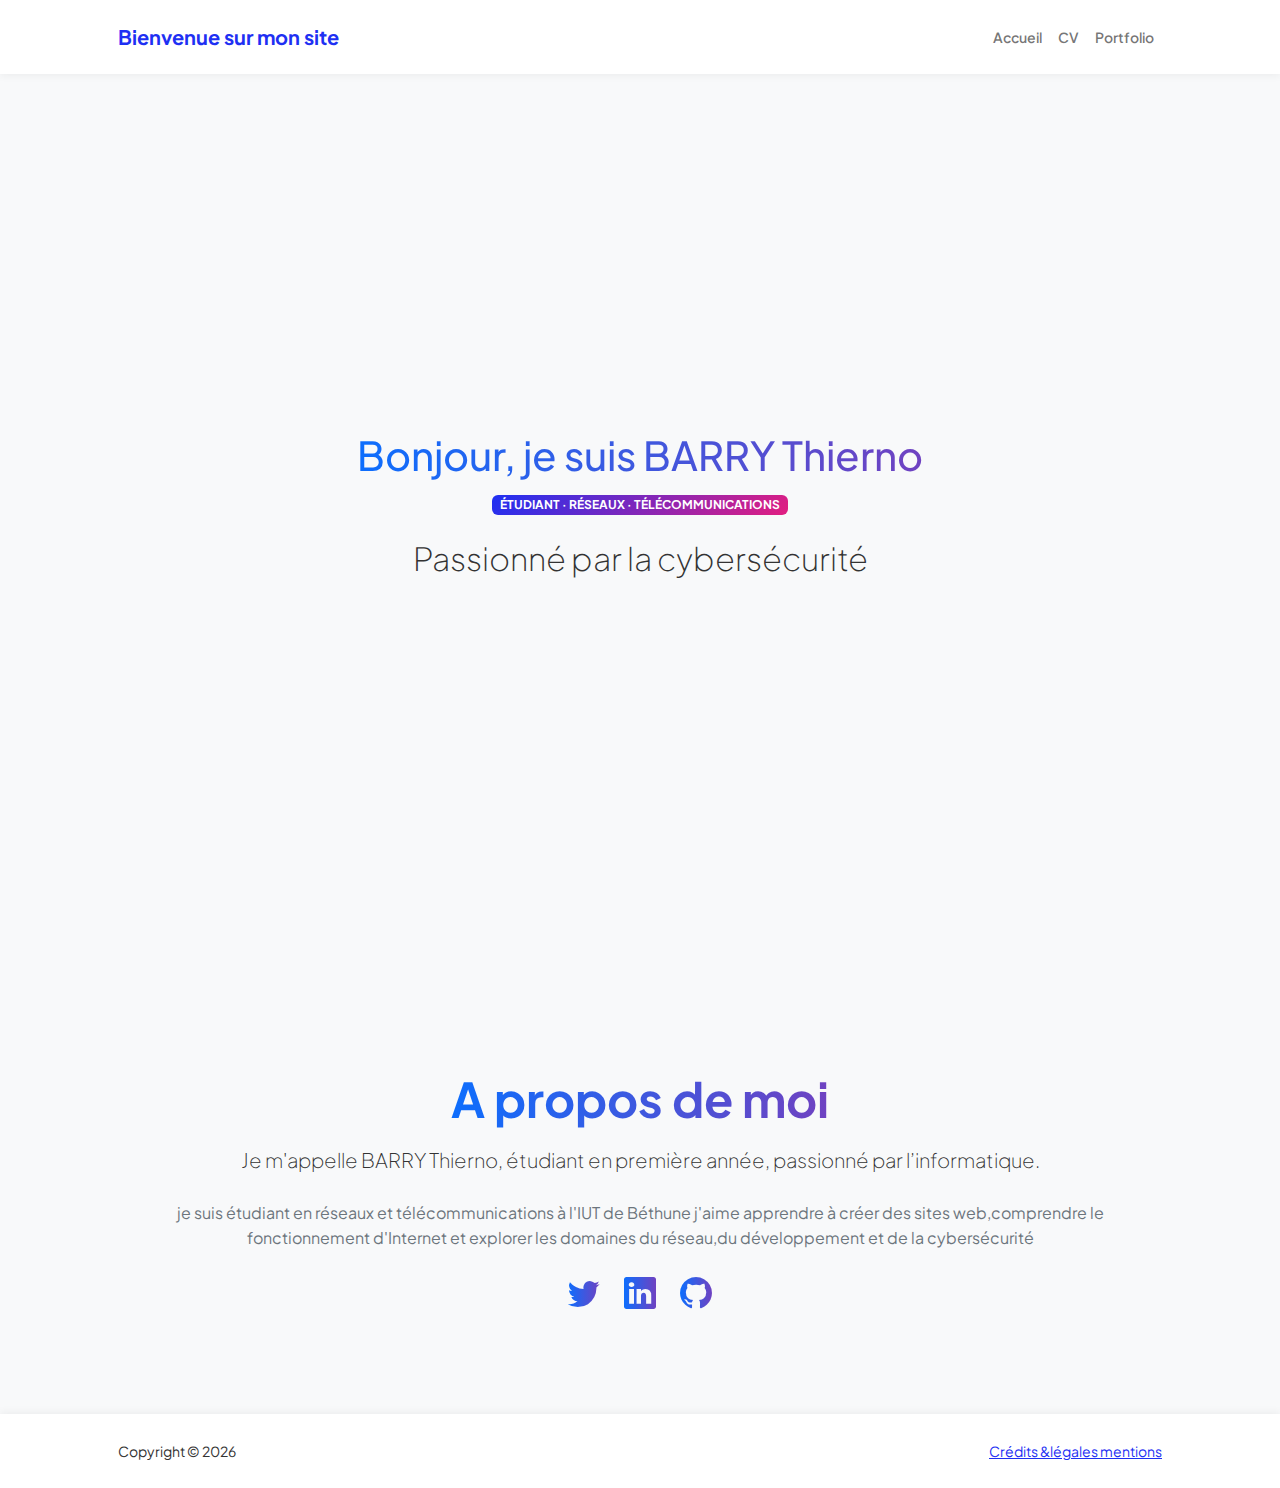
<file: index.html>
<!DOCTYPE html>
<html lang="fr">
    <head>
        <meta charset="utf-8" />
        <meta name="viewport" content="width=device-width, initial-scale=1, shrink-to-fit=no" />
        <meta name="description" content="" />
        <meta name="author" content="" />
        <title>thiernobarry</title>
        <!-- Favicon-->
        <link rel="icon" type="image/x-icon" href="assets/favicon.ico" />
        <!-- Custom Google font-->
        <link rel="preconnect" href="https://fonts.googleapis.com" />
        <link rel="preconnect" href="https://fonts.gstatic.com" crossorigin />
        <link href="https://fonts.googleapis.com/css2?family=Plus+Jakarta+Sans:wght@100;200;300;400;500;600;700;800;900&amp;display=swap" rel="stylesheet" />
        <!-- Bootstrap icons-->
         <link href="https://cdn.jsdelivr.net/npm/bootstrap-icons@1.8.1/font/bootstrap-icons.css" rel="stylesheet" />
        <!-- Core theme CSS (includes Bootstrap)-->
        <link href="css/styles.css" rel="stylesheet" />
    </head>
    <body class="d-flex flex-column h-100">
        <main class="flex-shrink-0">
            <!-- Navigation-->
            <nav class="navbar navbar-expand-lg navbar-light bg-white py-3">
                <div class="container px-5">
                    <a class="navbar-brand" href="index.html"><span class="fw-bolder text-primary">Bienvenue sur mon site</span></a>
                    <button class="navbar-toggler" type="button" data-bs-toggle="collapse" data-bs-target="#navbarSupportedContent" aria-controls="navbarSupportedContent" aria-expanded="false" aria-label="Toggle navigation"><span class="navbar-toggler-icon"></span></button>
                    <div class="collapse navbar-collapse" id="navbarSupportedContent">
                        <ul class="navbar-nav ms-auto mb-2 mb-lg-0 small fw-bolder">
                            <li class="nav-item"><a class="nav-link" href="index.html">Accueil</a></li>
                            <li class="nav-item"><a class="nav-link" href="resume.html">CV</a></li>
                            <!--<li class="nav-item"><a class="nav-link" href="projects.html">Projets</a></li> -->
                            <li class="nav-item"><a class="nav-link" href="mescompetences.html">Portfolio</a></li>
                           <!--<li class="nav-item"><a class="nav-link" href="contact.html">Contact</a></li> --> 
                        </ul>
                    </div>
                </div>
            </nav>
           <!-- Header-->
<header>
  <div class="container px-5 py-5 d-flex flex-column justify-content-center align-items-center" style="min-height: 100vh;">
    <h1 class="text-center">
      <span class="text-gradient d-inline">
        Bonjour, je suis BARRY Thierno
      </span>
    </h1>

    <div class="badge bg-gradient-primary-to-secondary text-white mb-4">
      <div class="text-uppercase">
        Étudiant · Réseaux · Télécommunications
      </div>
    </div>

    <h2 class="fw-light text-center">Passionné par la cybersécurité</h2>

    <!-- Option image si tu veux -->
    <div class="mt-4">
    <!--<img src="ton-image.png" alt="Moi" class="img-fluid rounded-circle" style="max-width: 200px;"> -->
    </div>
  </div>
</header>



            <!-- About Section-->
            <section class="bg-light py-5">
                <div class="container px-5">
                    <div class="row gx-5 justify-content-center">
                        <div class="col-xxl-8">
                            <div class="text-center my-5">
                                <h2 class="display-5 fw-bolder"><span class="text-gradient d-inline">A propos de moi</span></h2>
                                <p class="lead fw-light mb-4">Je m'appelle BARRY Thierno, étudiant en première année, passionné par l’informatique.</p>
                                <p class="text-muted">je suis étudiant en réseaux et télécommunications à l'IUT de Béthune j'aime apprendre à créer des sites web,comprendre le fonctionnement d'Internet et explorer les domaines du réseau,du développement et de la cybersécurité</p>
                                <div class="d-flex justify-content-center fs-2 gap-4">
                                    <a class="text-gradient" href="https://x.com/AmadouThie82076"><i class="bi bi-twitter"></i></a>
                                    <a class="text-gradient" href="https://www.linkedin.com/in/thierno-barry-9a82a7305/"><i class="bi bi-linkedin"></i></a>
                                    <a class="text-gradient" href="https://github.com/Thierno62/thiernobarry"><i class="bi bi-github"></i></a>
                                </div>
                            </div>
                        </div>
                    </div>
                </div>
            </section>
        </main>
        <!-- Footer-->
        <footer class="bg-white py-4 mt-auto">
            <div class="container px-5">
                <div class="row align-items-center justify-content-between flex-column flex-sm-row">
                    <div class="col-auto"><div class="small m-0">Copyright &copy; 2026</div></div>
                    <div class="col-auto">
                       <!--- <a class="small" href="#!">Privacy</a> 
                        <span class="mx-1">&middot;</span>
                        <a class="small" href="#!">Terms</a>
                        <span class="mx-1">&middot;</span>-->
                        <a class="small" href="mentions.legales.html">Crédits &légales mentions </a>

                      

                    </div>
                </div>
            </div>
        </footer>
        <!-- Bootstrap core JS-->
        <script src="https://cdn.jsdelivr.net/npm/bootstrap@5.2.3/dist/js/bootstrap.bundle.min.js"></script>
        <!-- Core theme JS-->
        <script src="js/scripts.js"></script>
    </body>
</html>
</file>
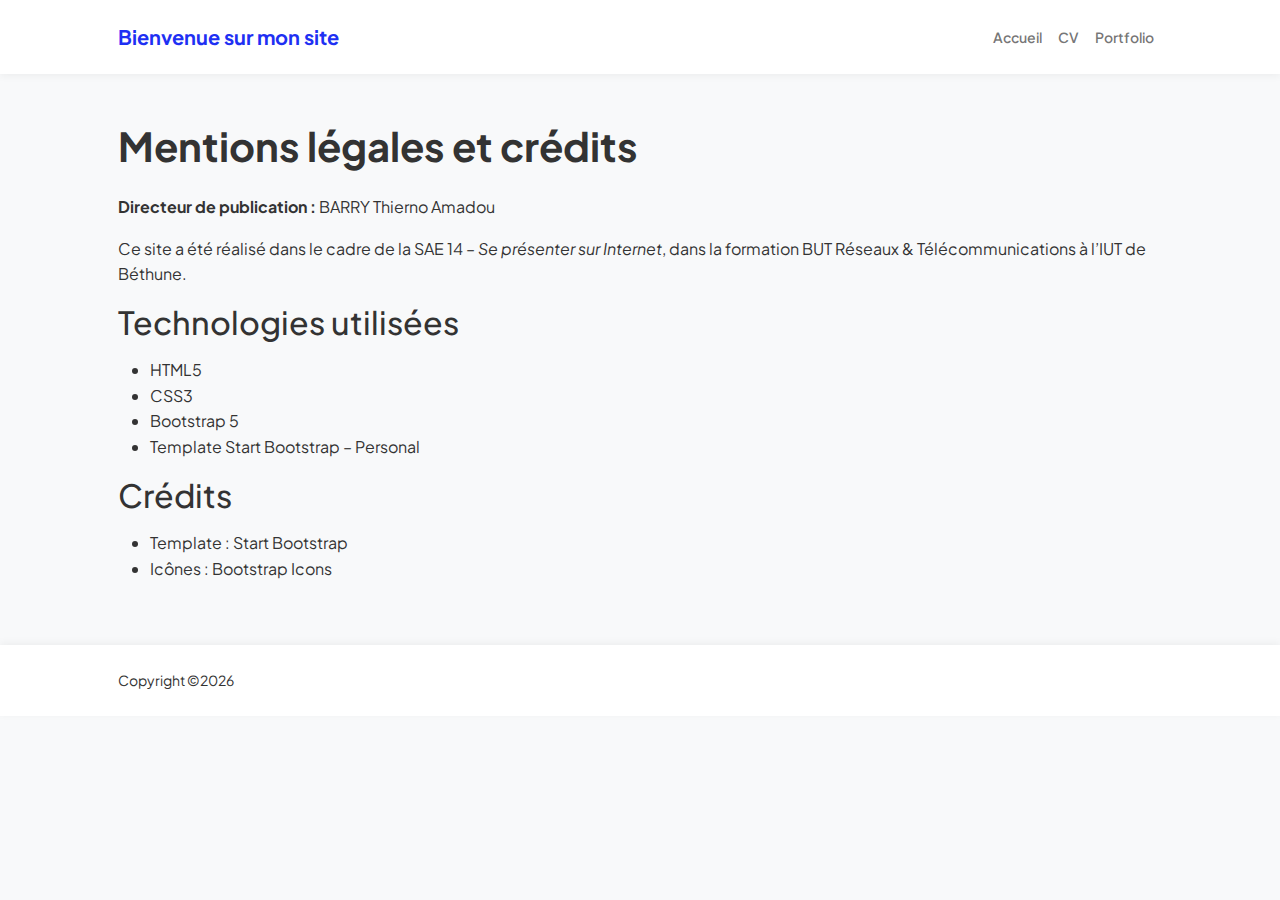
<file: mentions.legales.html>
<!DOCTYPE html>
<html lang="en">
    <head>
        <meta charset="utf-8" />
        <meta name="viewport" content="width=device-width, initial-scale=1, shrink-to-fit=no" />
        <meta name="description" content="" />
        <meta name="author" content="" />
        <title>thiernobarry</title>
        <!-- Favicon-->
        <link rel="icon" type="image/x-icon" href="assets/favicon.ico" />
        <!-- Custom Google font-->
        <link rel="preconnect" href="https://fonts.googleapis.com" />
        <link rel="preconnect" href="https://fonts.gstatic.com" crossorigin />
        <link href="https://fonts.googleapis.com/css2?family=Plus+Jakarta+Sans:wght@100;200;300;400;500;600;700;800;900&amp;display=swap" rel="stylesheet" />
        <!-- Bootstrap icons-->
        <link href="https://cdn.jsdelivr.net/npm/bootstrap-icons@1.8.1/font/bootstrap-icons.css" rel="stylesheet" />
        <!-- Core theme CSS (includes Bootstrap)-->
        <link href="css/styles.css" rel="stylesheet" />
    </head>
    <body class="d-flex flex-column h-100 bg-light">
        <main class="flex-shrink-0">
            <!-- Navigation-->
            <nav class="navbar navbar-expand-lg navbar-light bg-white py-3">
                <div class="container px-5">
                    <a class="navbar-brand" href="index.html"><span class="fw-bolder text-primary">Bienvenue sur mon site</span></a>
                    <button class="navbar-toggler" type="button" data-bs-toggle="collapse" data-bs-target="#navbarSupportedContent" aria-controls="navbarSupportedContent" aria-expanded="false" aria-label="Toggle navigation"><span class="navbar-toggler-icon"></span></button>
                    <div class="collapse navbar-collapse" id="navbarSupportedContent">
                        <ul class="navbar-nav ms-auto mb-2 mb-lg-0 small fw-bolder">
                            <li class="nav-item"><a class="nav-link" href="index.html">Accueil</a></li>
                            <li class="nav-item"><a class="nav-link" href="resume.html">CV</a></li>
                            <!--<li class="nav-item"><a class="nav-link" href="projects.html">Projets</a></li> -->
                             <li class="nav-item"><a class="nav-link" href="mescompetences.html">Portfolio</a></li>
                          <!-- <li class="nav-item"><a class="nav-link" href="contact.html">Contact</a></li> -->
                        </ul>
                    </div>
                </div>
            </nav>
           <section class="py-5">
    <div class="container px-5">
        <h1 class="fw-bolder mb-4">Mentions légales et crédits</h1>

        <p><strong>Directeur de publication :</strong> BARRY Thierno Amadou</p>

        <p>
            Ce site a été réalisé dans le cadre de la SAE 14 – <em>Se présenter sur Internet</em>,
            dans la formation BUT Réseaux & Télécommunications à l’IUT de Béthune.
        </p>

        <h2>Technologies utilisées</h2>
        <ul>
            <li>HTML5</li>
            <li>CSS3</li>
            <li>Bootstrap 5</li>
            <li>Template Start Bootstrap – Personal</li>
        </ul>

        <h2>Crédits</h2>
        <ul>
            <li>Template : Start Bootstrap</li>
            <li>Icônes : Bootstrap Icons</li>
        </ul>
    </div>
</section>
        <!-- Footer-->
        <footer class="bg-white py-4 mt-auto">
            <div class="container px-5">
                <div class="row align-items-center justify-content-between flex-column flex-sm-row">
                    <div class="col-auto"><div class="small m-0">Copyright &copy;2026</div></div>
                    <div class="col-auto">
                       <!--<a class="small" href="#!">Privacy</a>
                        <span class="mx-1">&middot;</span>
                        <a class="small" href="#!">Terms</a>
                        <span class="mx-1">&middot;</span>
                    -->
                    </div>
                </div>
            </div>
        </footer>
        <!-- Bootstrap core JS-->
        <script src="https://cdn.jsdelivr.net/npm/bootstrap@5.2.3/dist/js/bootstrap.bundle.min.js"></script>
        <!-- Core theme JS-->
        <script src="js/scripts.js"></script>
    </body>
</html>
</file>
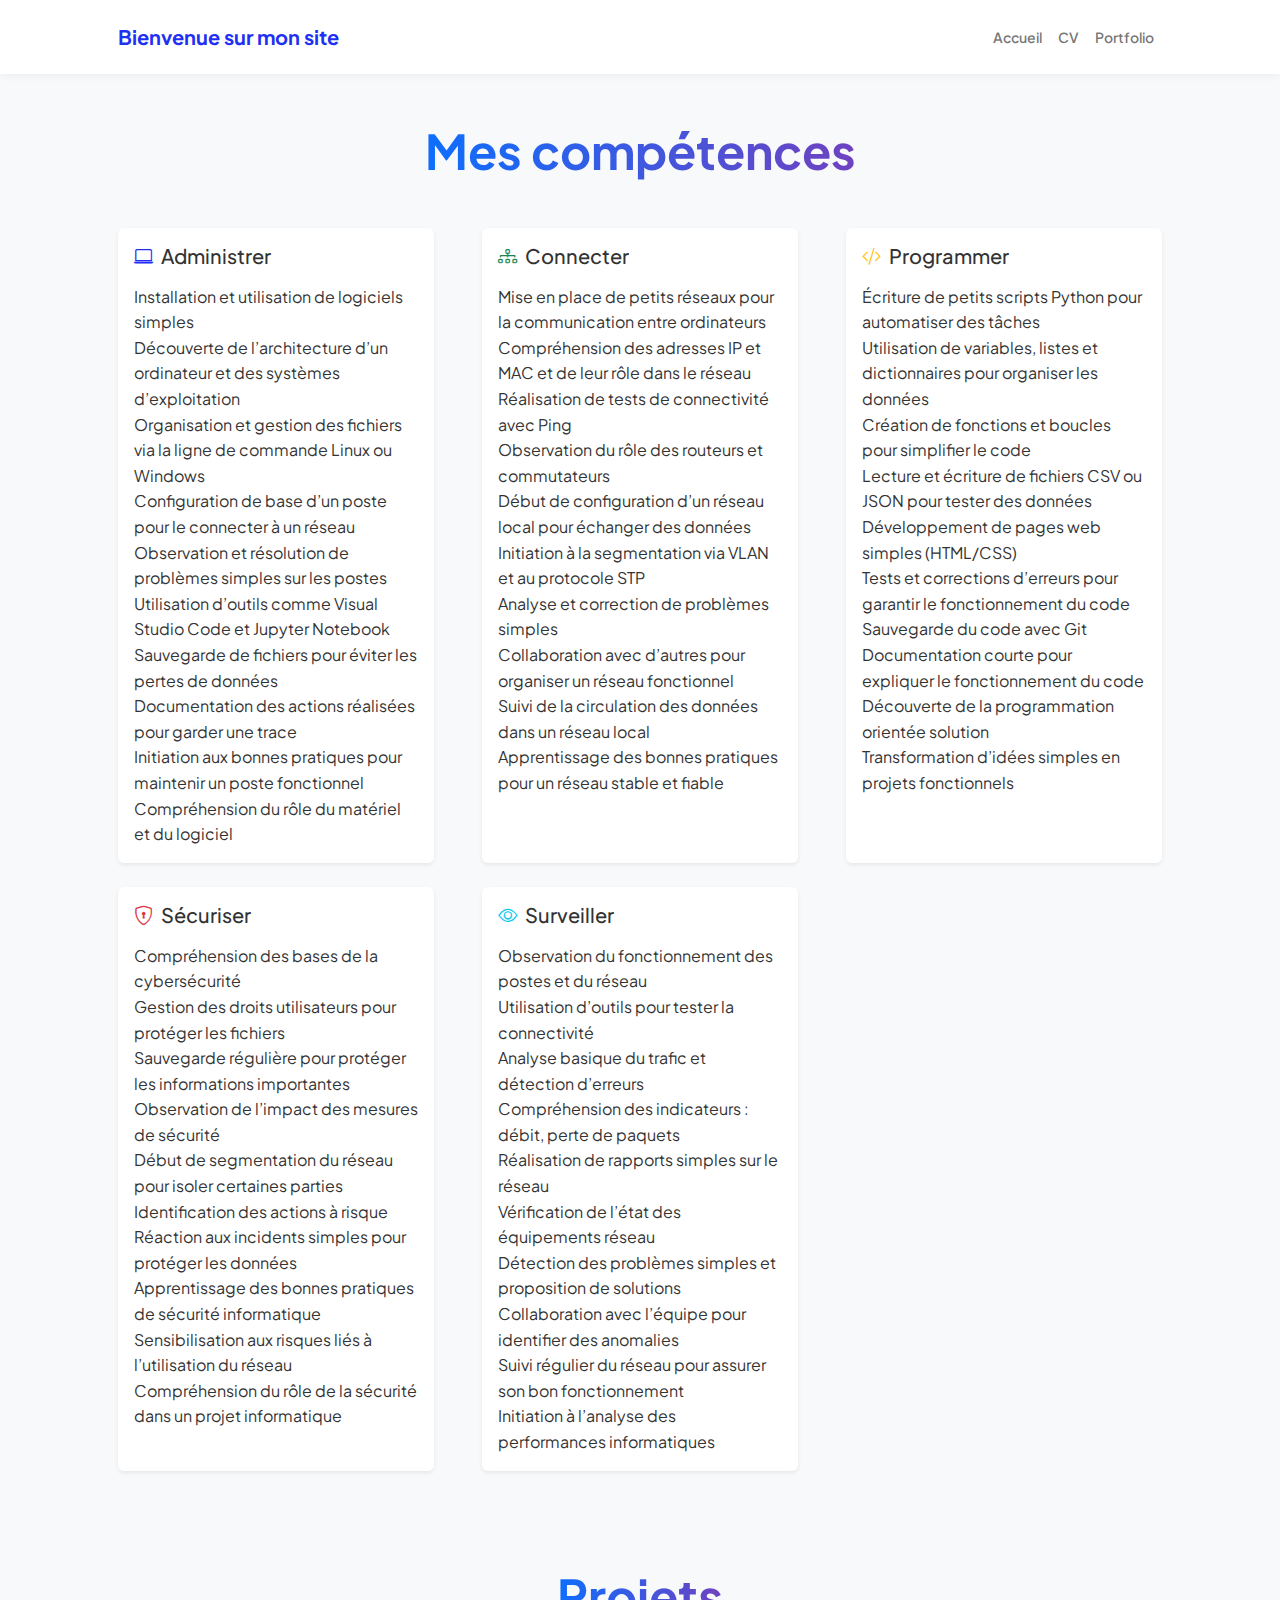
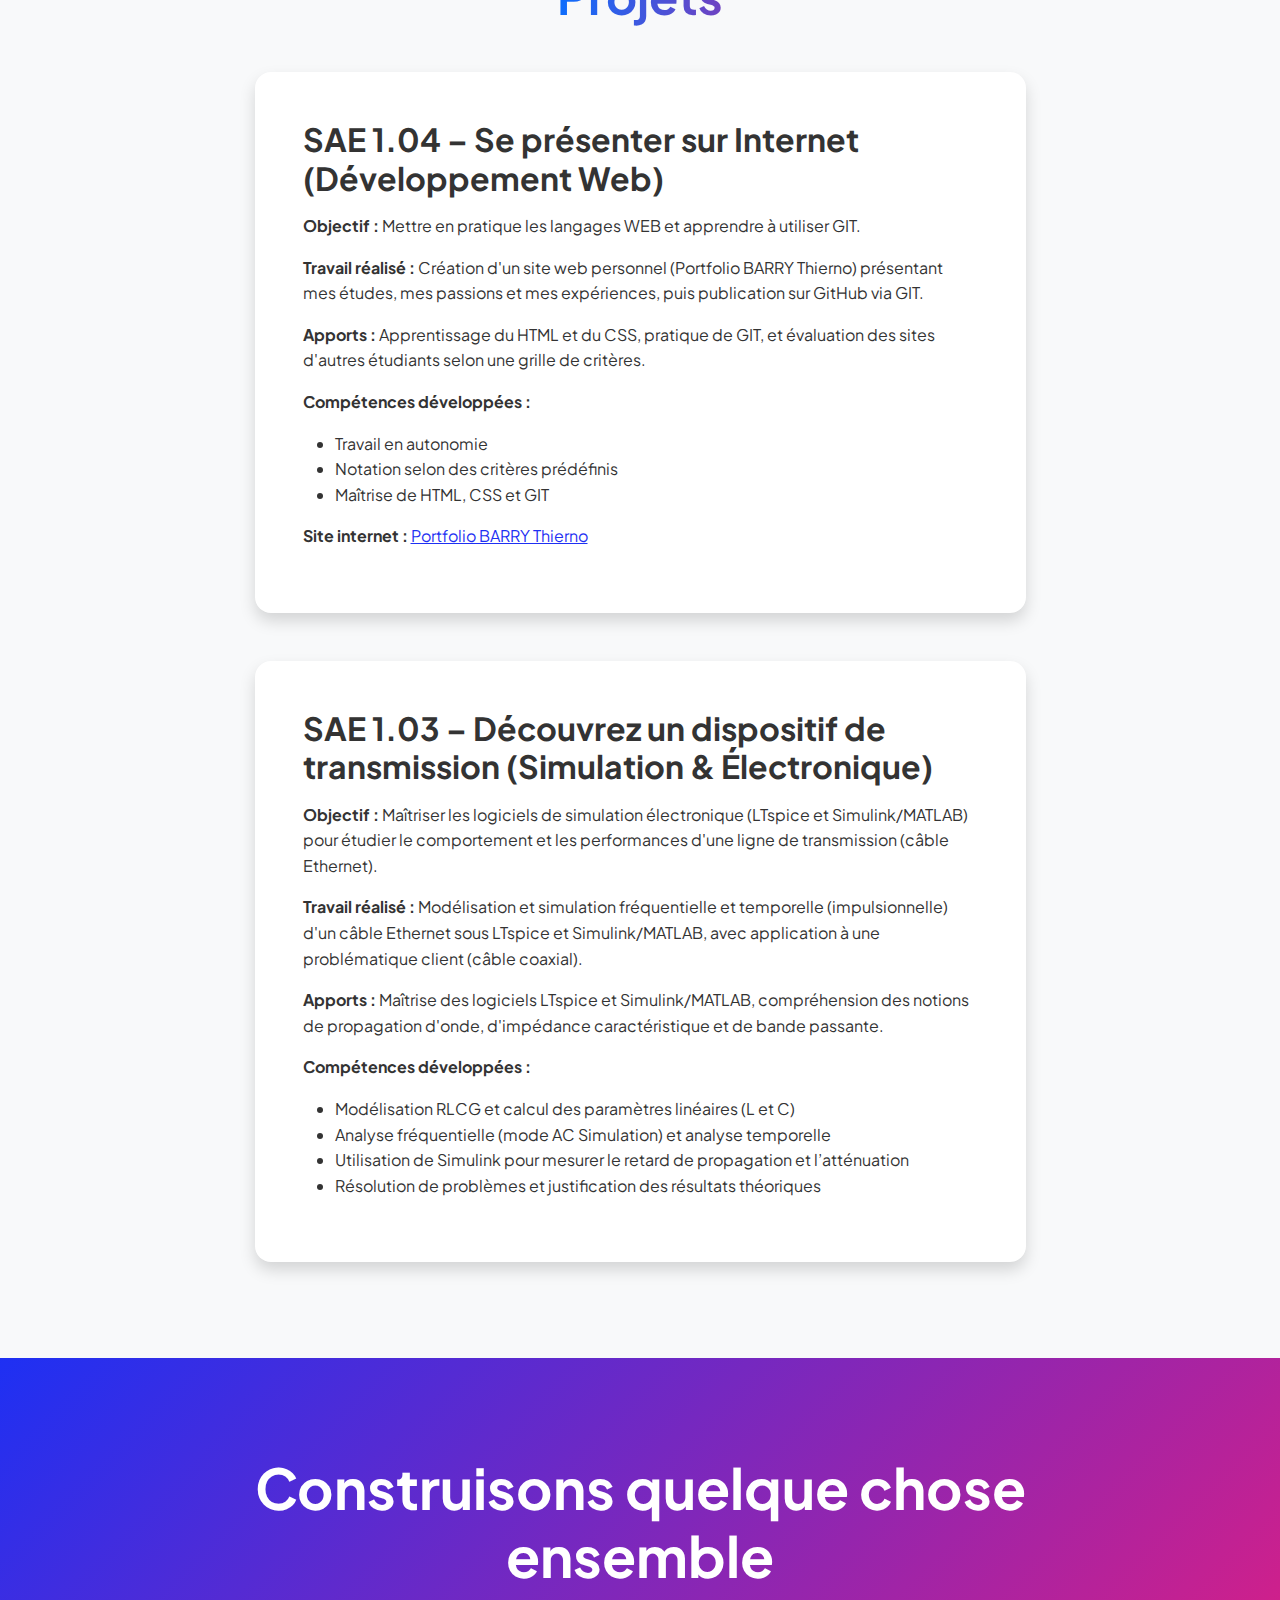
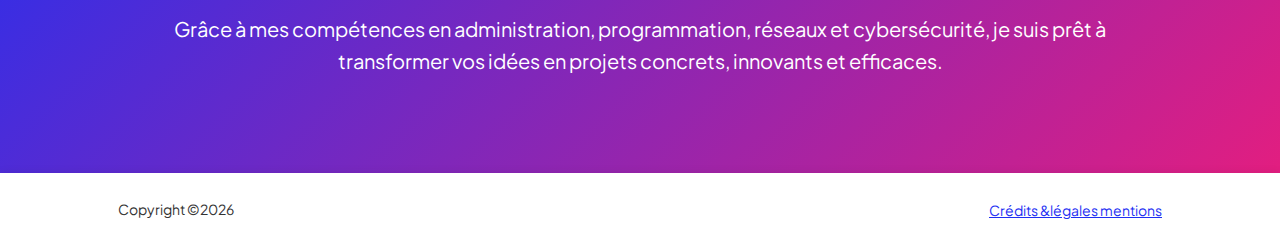
<file: mescompetences.html>
<!DOCTYPE html>
<html lang="en">
    <head>
        <meta charset="utf-8" />
        <meta name="viewport" content="width=device-width, initial-scale=1, shrink-to-fit=no" />
        <meta name="description" content="" />
        <meta name="author" content="" />
        <title>thiernobarry</title>
        <!-- Favicon-->
        <link rel="icon" type="image/x-icon" href="assets/favicon.ico" />
        <!-- Custom Google font-->
        <link rel="preconnect" href="https://fonts.googleapis.com" />
        <link rel="preconnect" href="https://fonts.gstatic.com" crossorigin />
        <link href="https://fonts.googleapis.com/css2?family=Plus+Jakarta+Sans:wght@100;200;300;400;500;600;700;800;900&amp;display=swap" rel="stylesheet" />
        <!-- Bootstrap icons-->
        <link href="https://cdn.jsdelivr.net/npm/bootstrap-icons@1.8.1/font/bootstrap-icons.css" rel="stylesheet" />
        <!-- Core theme CSS (includes Bootstrap)-->
        <link href="css/styles.css" rel="stylesheet" />
    </head>
    <body class="d-flex flex-column h-100 bg-light">
        <main class="flex-shrink-0">
            <!-- Navigation-->
            <nav class="navbar navbar-expand-lg navbar-light bg-white py-3">
                <div class="container px-5">
                    <a class="navbar-brand" href="index.html"><span class="fw-bolder text-primary">Bienvenue sur mon site</span></a>
                    <button class="navbar-toggler" type="button" data-bs-toggle="collapse" data-bs-target="#navbarSupportedContent" aria-controls="navbarSupportedContent" aria-expanded="false" aria-label="Toggle navigation"><span class="navbar-toggler-icon"></span></button>
                    <div class="collapse navbar-collapse" id="navbarSupportedContent">
                        <ul class="navbar-nav ms-auto mb-2 mb-lg-0 small fw-bolder">
                            <li class="nav-item"><a class="nav-link" href="index.html">Accueil</a></li>
                            <li class="nav-item"><a class="nav-link" href="resume.html">CV</a></li>
                            <!--<li class="nav-item"><a class="nav-link" href="projects.html">Projets</a></li> -->
                             <li class="nav-item"><a class="nav-link" href="mescompetences.html">Portfolio</a></li>
                          <!-- <li class="nav-item"><a class="nav-link" href="contact.html">Contact</a></li> -->
                        </ul>
                    </div>
                </div>
            </nav>
           <section class="py-5 bg-light">
  <div class="container px-5">

    <!-- Titre uniformisé -->
    <div class="text-center mb-5">
        <h1 class="display-5 fw-bolder mb-0">
            <span class="text-gradient d-inline">Mes compétences</span>
        </h1>
    </div>

    <div class="row gx-5 gy-4">

      <!-- Administrer -->
      <div class="col-md-4">
        <div class="card h-100 shadow-sm border-0 card-hover">
          <div class="card-body">
            <h5 class="mb-3"><i class="bi bi-laptop me-2 text-primary"></i>Administrer</h5>
            <ul class="list-unstyled mb-0">
              <li>Installation et utilisation de logiciels simples</li>
              <li>Découverte de l’architecture d’un ordinateur et des systèmes d’exploitation</li>
              <li>Organisation et gestion des fichiers via la ligne de commande Linux ou Windows</li>
              <li>Configuration de base d’un poste pour le connecter à un réseau</li>
              <li>Observation et résolution de problèmes simples sur les postes</li>
              <li>Utilisation d’outils comme Visual Studio Code et Jupyter Notebook</li>
              <li>Sauvegarde de fichiers pour éviter les pertes de données</li>
              <li>Documentation des actions réalisées pour garder une trace</li>
              <li>Initiation aux bonnes pratiques pour maintenir un poste fonctionnel</li>
              <li>Compréhension du rôle du matériel et du logiciel</li>
            </ul>
          </div>
        </div>
      </div>

      <!-- Connecter -->
      <div class="col-md-4">
        <div class="card h-100 shadow-sm border-0 card-hover">
          <div class="card-body">
            <h5 class="mb-3"><i class="bi bi-diagram-3 me-2 text-success"></i>Connecter</h5>
            <ul class="list-unstyled mb-0">
              <li>Mise en place de petits réseaux pour la communication entre ordinateurs</li>
              <li>Compréhension des adresses IP et MAC et de leur rôle dans le réseau</li>
              <li>Réalisation de tests de connectivité avec Ping</li>
              <li>Observation du rôle des routeurs et commutateurs</li>
              <li>Début de configuration d’un réseau local pour échanger des données</li>
              <li>Initiation à la segmentation via VLAN et au protocole STP</li>
              <li>Analyse et correction de problèmes simples</li>
              <li>Collaboration avec d’autres pour organiser un réseau fonctionnel</li>
              <li>Suivi de la circulation des données dans un réseau local</li>
              <li>Apprentissage des bonnes pratiques pour un réseau stable et fiable</li>
            </ul>
          </div>
        </div>
      </div>

      <!-- Programmer -->
      <div class="col-md-4">
        <div class="card h-100 shadow-sm border-0 card-hover">
          <div class="card-body">
            <h5 class="mb-3"><i class="bi bi-code-slash me-2 text-warning"></i>Programmer</h5>
            <ul class="list-unstyled mb-0">
              <li>Écriture de petits scripts Python pour automatiser des tâches</li>
              <li>Utilisation de variables, listes et dictionnaires pour organiser les données</li>
              <li>Création de fonctions et boucles pour simplifier le code</li>
              <li>Lecture et écriture de fichiers CSV ou JSON pour tester des données</li>
              <li>Développement de pages web simples (HTML/CSS)</li>
              <li>Tests et corrections d’erreurs pour garantir le fonctionnement du code</li>
              <li>Sauvegarde du code avec Git</li>
              <li>Documentation courte pour expliquer le fonctionnement du code</li>
              <li>Découverte de la programmation orientée solution</li>
              <li>Transformation d’idées simples en projets fonctionnels</li>
            </ul>
          </div>
        </div>
      </div>

      <!-- Sécuriser -->
      <div class="col-md-4">
        <div class="card h-100 shadow-sm border-0 card-hover">
          <div class="card-body">
            <h5 class="mb-3"><i class="bi bi-shield-lock me-2 text-danger"></i>Sécuriser</h5>
            <ul class="list-unstyled mb-0">
              <li>Compréhension des bases de la cybersécurité</li>
              <li>Gestion des droits utilisateurs pour protéger les fichiers</li>
              <li>Sauvegarde régulière pour protéger les informations importantes</li>
              <li>Observation de l’impact des mesures de sécurité</li>
              <li>Début de segmentation du réseau pour isoler certaines parties</li>
              <li>Identification des actions à risque</li>
              <li>Réaction aux incidents simples pour protéger les données</li>
              <li>Apprentissage des bonnes pratiques de sécurité informatique</li>
              <li>Sensibilisation aux risques liés à l’utilisation du réseau</li>
              <li>Compréhension du rôle de la sécurité dans un projet informatique</li>
            </ul>
          </div>
        </div>
      </div>

      <!-- Surveiller -->
      <div class="col-md-4">
        <div class="card h-100 shadow-sm border-0 card-hover">
          <div class="card-body">
            <h5 class="mb-3"><i class="bi bi-eye me-2 text-info"></i>Surveiller</h5>
            <ul class="list-unstyled mb-0">
              <li>Observation du fonctionnement des postes et du réseau</li>
              <li>Utilisation d’outils pour tester la connectivité</li>
              <li>Analyse basique du trafic et détection d’erreurs</li>
              <li>Compréhension des indicateurs : débit, perte de paquets</li>
              <li>Réalisation de rapports simples sur le réseau</li>
              <li>Vérification de l’état des équipements réseau</li>
              <li>Détection des problèmes simples et proposition de solutions</li>
              <li>Collaboration avec l’équipe pour identifier des anomalies</li>
              <li>Suivi régulier du réseau pour assurer son bon fonctionnement</li>
              <li>Initiation à l’analyse des performances informatiques</li>
            </ul>
          </div>
        </div>
      </div>

    </div>
  </div>
</section>


<style>
/* Effet hover sur les cartes */
.card-hover:hover {
  transform: translateY(-5px);
  box-shadow: 0 12px 25px rgba(0,0,0,0.15);
  transition: all 0.3s ease;
}

/* Espacement entre icône et texte */
.card-body h5 i {
  font-size: 1.2rem;
}
</style>
<!-- Projects Section-->
<section class="py-5">
    <div class="container px-5 mb-5">
        <div class="text-center mb-5">
            <h1 class="display-5 fw-bolder mb-0">
                <span class="text-gradient d-inline">Projets</span>
            </h1>
        </div>
        <div class="row gx-5 justify-content-center">
            <div class="col-lg-11 col-xl-9 col-xxl-8">

                <!-- SAE 1.04 – Se présenter sur Internet -->
                <div class="card overflow-hidden shadow rounded-4 border-0 mb-5">
                    <div class="card-body p-0">
                        <div class="d-flex align-items-start">
                            <div class="p-5">
                                <h2 class="fw-bolder">SAE 1.04 – Se présenter sur Internet (Développement Web)</h2>
                                <p><strong>Objectif :</strong> Mettre en pratique les langages WEB et apprendre à utiliser GIT.</p>
                                <p><strong>Travail réalisé :</strong> Création d'un site web personnel (Portfolio BARRY Thierno) présentant mes études, mes passions et mes expériences, puis publication sur GitHub via GIT.</p>
                                <p><strong>Apports :</strong> Apprentissage du HTML et du CSS, pratique de GIT, et évaluation des sites d'autres étudiants selon une grille de critères.</p>
                                <p><strong>Compétences développées :</strong></p>
                                <ul>
                                    <li>Travail en autonomie</li>
                                    <li>Notation selon des critères prédéfinis</li>
                                    <li>Maîtrise de HTML, CSS et GIT</li>
                                </ul>
                                <p><strong>Site internet :</strong> <a href="file:///C:/Users/hamst/Desktop/mon%20site/index.htm" target="_blank">Portfolio BARRY Thierno</a></p>
                            </div>
                        </div>
                    </div>
                </div>

                <!-- SAE 1.03 – Découvrez un dispositif de transmission -->
                <div class="card overflow-hidden shadow rounded-4 border-0">
                    <div class="card-body p-0">
                        <div class="d-flex align-items-start">
                            <div class="p-5">
                                <h2 class="fw-bolder">SAE 1.03 – Découvrez un dispositif de transmission (Simulation & Électronique)</h2>
                                <p><strong>Objectif :</strong> Maîtriser les logiciels de simulation électronique (LTspice et Simulink/MATLAB) pour étudier le comportement et les performances d'une ligne de transmission (câble Ethernet).</p>
                                <p><strong>Travail réalisé :</strong> Modélisation et simulation fréquentielle et temporelle (impulsionnelle) d'un câble Ethernet sous LTspice et Simulink/MATLAB, avec application à une problématique client (câble coaxial).</p>
                                <p><strong>Apports :</strong> Maîtrise des logiciels LTspice et Simulink/MATLAB, compréhension des notions de propagation d'onde, d'impédance caractéristique et de bande passante.</p>
                                <p><strong>Compétences développées :</strong></p>
                                <ul>
                                    <li>Modélisation RLCG et calcul des paramètres linéaires (L et C)</li>
                                    <li>Analyse fréquentielle (mode AC Simulation) et analyse temporelle</li>
                                    <li>Utilisation de Simulink pour mesurer le retard de propagation et l’atténuation</li>
                                    <li>Résolution de problèmes et justification des résultats théoriques</li>
                                </ul>
                            </div>
                        </div>
                    </div>
                </div>

            </div>
        </div>
    </div>
</section>


<!-- Call to action section-->
<section class="py-5 bg-gradient-primary-to-secondary text-white">
    <div class="container px-5 my-5">
        <div class="text-center">
            <h2 class="display-4 fw-bolder mb-4">Construisons quelque chose ensemble</h2>
            <p class="fs-5">Grâce à mes compétences en administration, programmation, réseaux et cybersécurité, je suis prêt à transformer vos idées en projets concrets, innovants et efficaces.</p>
        </div>
    </div>
</section>

        </main>
        <!-- Footer-->
        <footer class="bg-white py-4 mt-auto">
            <div class="container px-5">
                <div class="row align-items-center justify-content-between flex-column flex-sm-row">
                    <div class="col-auto"><div class="small m-0">Copyright &copy;2026</div></div>
                    <div class="col-auto">
                       <!--- <a class="small" href="#!">Privacy</a>
                        <span class="mx-1">&middot;</span>
                        <a class="small" href="#!">Terms</a>
                        <span class="mx-1">&middot;</span> --->
                       <a class="small" href="mentions.legales.html">Crédits &légales mentions</a>
                    </div>
                </div>
            </div>
        </footer>
        <!-- Bootstrap core JS-->
        <script src="https://cdn.jsdelivr.net/npm/bootstrap@5.2.3/dist/js/bootstrap.bundle.min.js"></script>
        <!-- Core theme JS-->
        <script src="js/scripts.js"></script>
    </body>
</html>
</file>
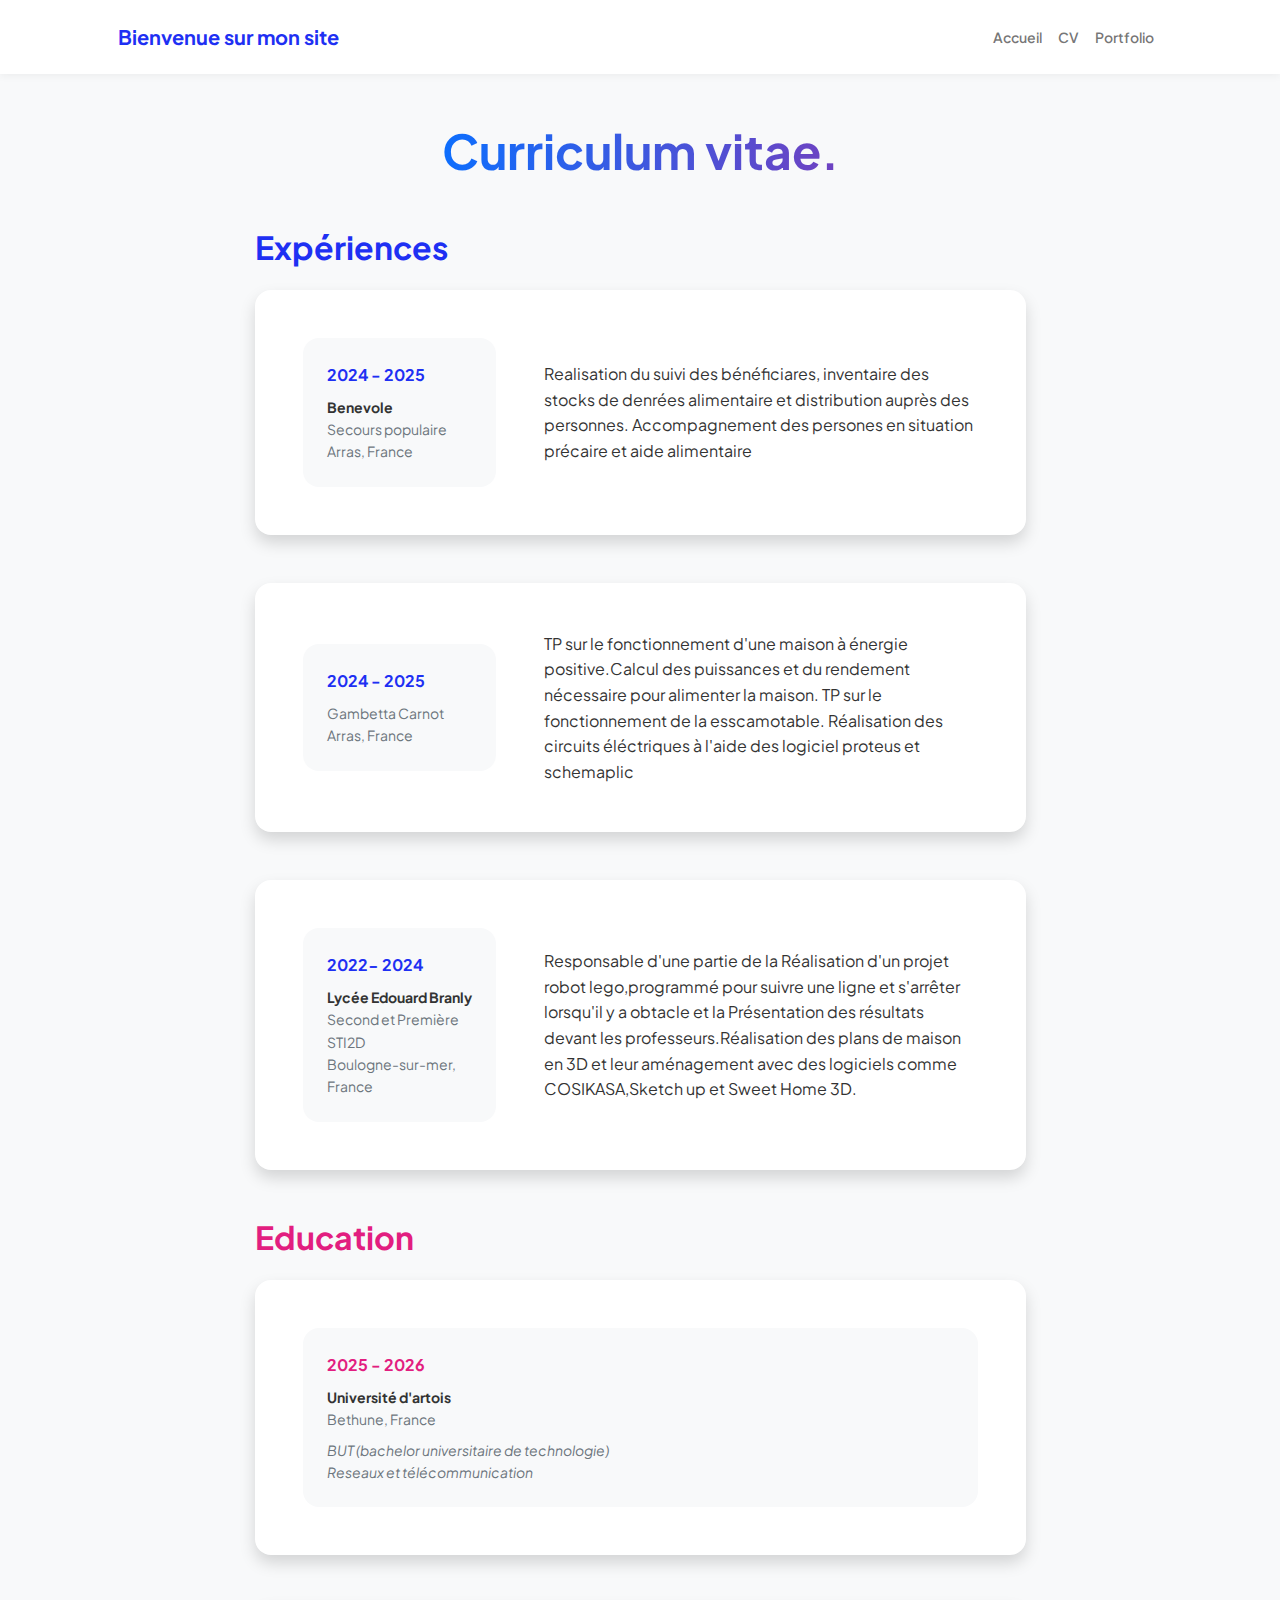
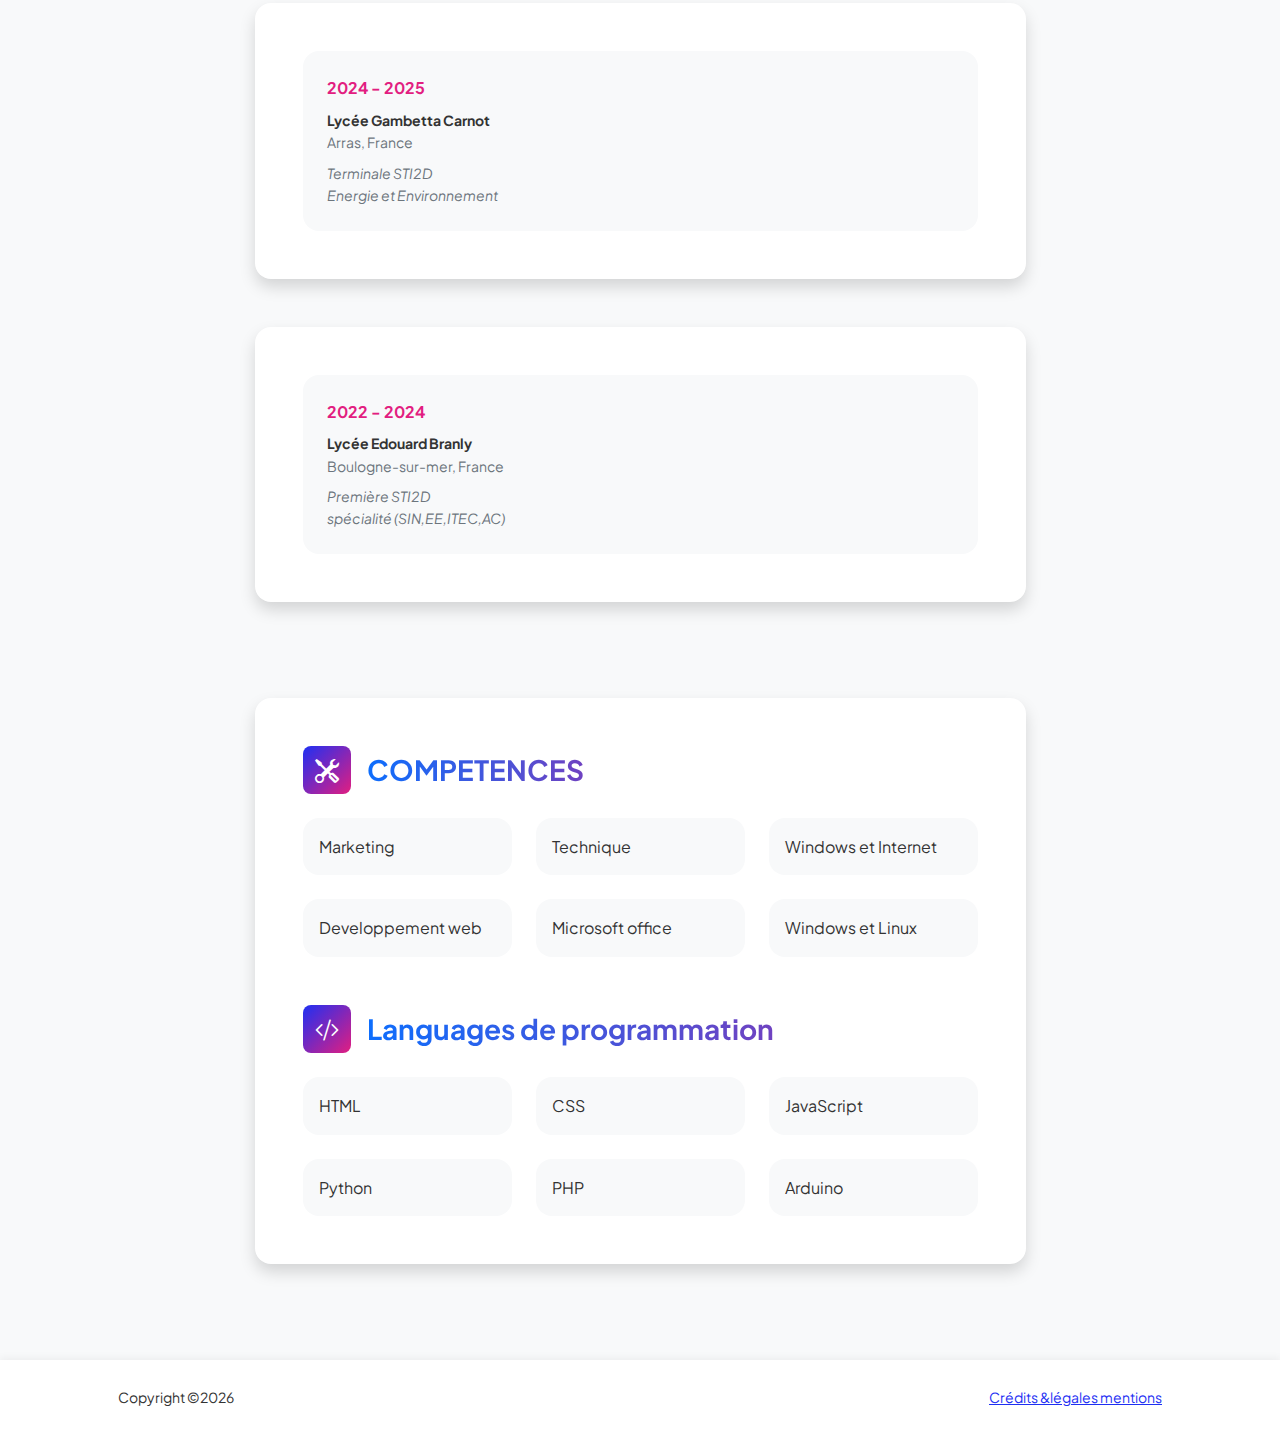
<file: resume.html>
<!DOCTYPE html>
<html lang="en">
    <head>
        <meta charset="utf-8" />
        <meta name="viewport" content="width=device-width, initial-scale=1, shrink-to-fit=no" />
        <meta name="description" content="" />
        <meta name="author" content="" />
        <title>thiernobarry</title>
        <!-- Favicon-->
        <link rel="icon" type="image/x-icon" href="assets/favicon.ico" />
        <!-- Custom Google font-->
        <link rel="preconnect" href="https://fonts.googleapis.com" />
        <link rel="preconnect" href="https://fonts.gstatic.com" crossorigin />
        <link href="https://fonts.googleapis.com/css2?family=Plus+Jakarta+Sans:wght@100;200;300;400;500;600;700;800;900&amp;display=swap" rel="stylesheet" />
        <!-- Bootstrap icons-->
        <link href="https://cdn.jsdelivr.net/npm/bootstrap-icons@1.8.1/font/bootstrap-icons.css" rel="stylesheet" />
        <!-- Core theme CSS (includes Bootstrap)-->
        <link href="css/styles.css" rel="stylesheet" />
    </head>
    <body class="d-flex flex-column h-100 bg-light">
        <main class="flex-shrink-0">
            <!-- Navigation-->
            <nav class="navbar navbar-expand-lg navbar-light bg-white py-3">
                <div class="container px-5">
                    <a class="navbar-brand" href="index.html"><span class="fw-bolder text-primary">Bienvenue sur mon site</span></a>
                    <button class="navbar-toggler" type="button" data-bs-toggle="collapse" data-bs-target="#navbarSupportedContent" aria-controls="navbarSupportedContent" aria-expanded="false" aria-label="Toggle navigation"><span class="navbar-toggler-icon"></span></button>
                    <div class="collapse navbar-collapse" id="navbarSupportedContent">
                        <ul class="navbar-nav ms-auto mb-2 mb-lg-0 small fw-bolder">
                            <li class="nav-item"><a class="nav-link" href="index.html">Accueil</a></li>
                            <li class="nav-item"><a class="nav-link" href="resume.html">CV</a></li>
                            <!--<li class="nav-item"><a class="nav-link" href="projects.html">Projets</a></li> -->
                             <li class="nav-item"><a class="nav-link" href="mescompetences.html">Portfolio</a></li>
                          <!--<li class="nav-item"><a class="nav-link" href="contact.html">Contact</a></li> --> 
                        </ul>
                    </div>
                </div>
            </nav>
            <!-- Page Content-->
            <div class="container px-5 my-5">
                <div class="text-center mb-5">
                    <h1 class="display-5 fw-bolder mb-0"><span class="text-gradient d-inline">Curriculum vitae.</span></h1>
                </div>
                <div class="row gx-5 justify-content-center">
                    <div class="col-lg-11 col-xl-9 col-xxl-8">
                        <!-- Experience Section-->
                        <section>
                            <div class="d-flex align-items-center justify-content-between mb-4">
                                <h2 class="text-primary fw-bolder mb-0">Expériences</h2>
                                <!-- Download resume button-->
                                <!-- Note: Set the link href target to a PDF file within your project-->
                               <!-- <a class="btn btn-primary px-4 py-3" href="#!">
                                    <div class="d-inline-block bi bi-download me-2"></div>
                                   Télécharger le CV 
                                </a> -->
                            </div>
                            <!-- Experience Card 1-->
                            <div class="card shadow border-0 rounded-4 mb-5">
                                <div class="card-body p-5">
                                    <div class="row align-items-center gx-5">
                                        <div class="col text-center text-lg-start mb-4 mb-lg-0">
                                            <div class="bg-light p-4 rounded-4">
                                                <div class="text-primary fw-bolder mb-2">2024 - 2025</div>
                                                <div class="small fw-bolder">Benevole</div>
                                                <div class="small text-muted">Secours populaire</div>
                                                <div class="small text-muted">Arras, France</div>
                                            </div>
                                        </div>
                                        <div class="col-lg-8"><div>Realisation du suivi des bénéficiares, inventaire des stocks de denrées alimentaire et distribution auprès des personnes. Accompagnement des persones en situation précaire et aide alimentaire</div></div>
                                    </div>
                                </div>
                            </div>
                            <!-- Experience Card 2-->
                            <div class="card shadow border-0 rounded-4 mb-5">
                                <div class="card-body p-5">
                                    <div class="row align-items-center gx-5">
                                        <div class="col text-center text-lg-start mb-4 mb-lg-0">
                                            <div class="bg-light p-4 rounded-4">
                                                <div class="text-primary fw-bolder mb-2">2024 - 2025</div>
                                                <div class="small fw-bolder"></div>
                                                <div class="small text-muted">Gambetta Carnot</div>
                                                <div class="small text-muted">Arras, France</div>
                                            </div>
                                        </div>
                                        <div class="col-lg-8"><div>TP sur le fonctionnement d'une maison à énergie positive.Calcul des puissances et du rendement nécessaire pour alimenter la maison. TP sur le fonctionnement de la esscamotable. Réalisation des circuits éléctriques à l'aide des logiciel proteus et schemaplic</div></div>
                                    </div>
                                </div>
                            </div>
                            <!-- Experience Card 3-->
                            <div class="card shadow border-0 rounded-4 mb-5">
                                <div class="card-body p-5">
                                    <div class="row align-items-center gx-5">
                                        <div class="col text-center text-lg-start mb-4 mb-lg-0">
                                            <div class="bg-light p-4 rounded-4">
                                                <div class="text-primary fw-bolder mb-2">2022- 2024</div>
                                                <div class="small fw-bolder">Lycée Edouard Branly</div>
                                                <div class="small text-muted">Second et Première STI2D</div>
                                                <div class="small text-muted">Boulogne-sur-mer, France</div>
                                            </div>
                                        </div>
                                        <div class="col-lg-8"><div>Responsable d'une partie de la Réalisation d'un projet robot lego,programmé pour suivre une ligne et s'arrêter lorsqu'il y a obtacle et la Présentation des résultats devant les professeurs.Réalisation des plans de maison en 3D et leur aménagement avec des logiciels comme COSIKASA,Sketch up et Sweet Home 3D.</div></div>
                                    </div>
                                </div>
                            </div>
                            <!-- Experience Card 4-->
                           <!-- <div class="card shadow border-0 rounded-4 mb-5">
                                <div class="card-body p-5">
                                    <div class="row align-items-center gx-5">
                                        <div class="col text-center text-lg-start mb-4 mb-lg-0">
                                            <div class="bg-light p-4 rounded-4">
                                                <div class="text-primary fw-bolder mb-2">2017 - 2019</div>
                                                <div class="small fw-bolder">SEM Specialist</div>
                                                <div class="small text-muted">Wayne Enterprises</div>
                                                <div class="small text-muted">Gotham City, NY</div>
                                            </div>
                                        </div>
                                        <div class="col-lg-8"><div>Lorem ipsum dolor sit amet consectetur adipisicing elit. Delectus laudantium, voluptatem quis repellendus eaque sit animi illo ipsam amet officiis corporis sed aliquam non voluptate corrupti excepturi maxime porro fuga.</div></div>
                                    </div>
                                </div>
                            </div>     -->
                        </section>
                        <!-- Education Section-->
                        <section>
                            <h2 class="text-secondary fw-bolder mb-4">Education</h2>
                            <!-- Education Card 1-->
                            <div class="card shadow border-0 rounded-4 mb-5">
                                <div class="card-body p-5">
                                    <div class="row align-items-center gx-5">
                                        <div class="col text-center text-lg-start mb-4 mb-lg-0">
                                            <div class="bg-light p-4 rounded-4">
                                                <div class="text-secondary fw-bolder mb-2">2025 - 2026</div>
                                                <div class="mb-2">
                                                    <div class="small fw-bolder">Université d'artois</div>
                                                    <div class="small text-muted">Bethune, France</div>
                                                </div>
                                                <div class="fst-italic">
                                                    <div class="small text-muted">BUT (bachelor universitaire de technologie)</div>
                                                    <div class="small text-muted">Reseaux et télécommunication</div>
                                                </div>
                                            </div>
                                        </div>
                                       <!--- <div class="col-lg-8"><div>Lorem ipsum dolor sit amet consectetur adipisicing elit. Delectus laudantium, voluptatem quis repellendus eaque sit animi illo ipsam amet officiis corporis sed aliquam non voluptate corrupti excepturi maxime porro fuga.</div></div> --->
                                    </div>
                                </div>
                            </div>
                            <!-- Education Card 2-->
                            <div class="card shadow border-0 rounded-4 mb-5">
                                <div class="card-body p-5">
                                    <div class="row align-items-center gx-5">
                                        <div class="col text-center text-lg-start mb-4 mb-lg-0">
                                            <div class="bg-light p-4 rounded-4">
                                                <div class="text-secondary fw-bolder mb-2">2024 - 2025</div>
                                                <div class="mb-2">
                                                    <div class="small fw-bolder">Lycée Gambetta Carnot</div>
                                                    <div class="small text-muted">Arras, France</div>
                                                </div>
                                                <div class="fst-italic">
                                                    <div class="small text-muted">Terminale STI2D</div>
                                                    <div class="small text-muted">Energie et Environnement</div>
                                                </div>
                                            </div>
                                        </div>
                                      <!---  <div class="col-lg-8"><div>Lorem ipsum dolor sit amet consectetur adipisicing elit. Delectus laudantium, voluptatem quis repellendus eaque sit animi illo ipsam amet officiis corporis sed aliquam non voluptate corrupti excepturi maxime porro fuga.</div></div> --->
                                    </div>
                                </div>
                            </div>
                            <!-- Education Card 3 et 4-->
                            <div class="card shadow border-0 rounded-4 mb-5">
                                <div class="card-body p-5">
                                    <div class="row align-items-center gx-5">
                                        <div class="col text-center text-lg-start mb-4 mb-lg-0">
                                            <div class="bg-light p-4 rounded-4">
                                                <div class="text-secondary fw-bolder mb-2">2022 - 2024</div>
                                                <div class="mb-2">
                                                    <div class="small fw-bolder">Lycée Edouard Branly</div>
                                                    <div class="small text-muted">Boulogne-sur-mer, France</div>
                                                </div>
                                                <div class="fst-italic">
                                                    <div class="small text-muted">Première STI2D</div>
                                                    <div class="small text-muted">spécialité (SIN,EE,ITEC,AC)</div>
                                                </div>
                                            </div>
                                        </div>
                                       <!---- <div class="col-lg-8"><div>Lorem ipsum dolor sit amet consectetur adipisicing elit. Delectus laudantium, voluptatem quis repellendus eaque sit animi illo ipsam amet officiis corporis sed aliquam non voluptate corrupti excepturi maxime porro fuga.</div></div>--->
                                    </div>
                                </div>
                            </div>
                        </section>
                        <!-- Divider-->
                        <div class="pb-5"></div>
                        <!-- Skills Section-->
                        <section>
                            <!-- Skillset Card-->
                            <div class="card shadow border-0 rounded-4 mb-5">
                                <div class="card-body p-5">
                                    <!-- Professional skills list-->
                                    <div class="mb-5">
                                        <div class="d-flex align-items-center mb-4">
                                            <div class="feature bg-primary bg-gradient-primary-to-secondary text-white rounded-3 me-3"><i class="bi bi-tools"></i></div>
                                            <h3 class="fw-bolder mb-0"><span class="text-gradient d-inline">COMPETENCES</span></h3>
                                        </div>
                                        <div class="row row-cols-1 row-cols-md-3 mb-4">
                                            <div class="col mb-4 mb-md-0"><div class="d-flex align-items-center bg-light rounded-4 p-3 h-100"> Marketing</div></div>
                                            <div class="col mb-4 mb-md-0"><div class="d-flex align-items-center bg-light rounded-4 p-3 h-100">Technique</div></div>
                                            <div class="col"><div class="d-flex align-items-center bg-light rounded-4 p-3 h-100">Windows et Internet</div></div>
                                        </div>
                                        <div class="row row-cols-1 row-cols-md-3">
                                            <div class="col mb-4 mb-md-0"><div class="d-flex align-items-center bg-light rounded-4 p-3 h-100">Developpement web</div></div>
                                            <div class="col mb-4 mb-md-0"><div class="d-flex align-items-center bg-light rounded-4 p-3 h-100">Microsoft office</div></div>
                                            <div class="col"><div class="d-flex align-items-center bg-light rounded-4 p-3 h-100">Windows et Linux </div></div>
                                        </div>
                                    </div>
                                    <!-- Languages list-->
                                    <div class="mb-0">
                                        <div class="d-flex align-items-center mb-4">
                                            <div class="feature bg-primary bg-gradient-primary-to-secondary text-white rounded-3 me-3"><i class="bi bi-code-slash"></i></div>
                                            <h3 class="fw-bolder mb-0"><span class="text-gradient d-inline">Languages de programmation </span></h3>
                                        </div>
                                        <div class="row row-cols-1 row-cols-md-3 mb-4">
                                            <div class="col mb-4 mb-md-0"><div class="d-flex align-items-center bg-light rounded-4 p-3 h-100">HTML</div></div>
                                            <div class="col mb-4 mb-md-0"><div class="d-flex align-items-center bg-light rounded-4 p-3 h-100">CSS</div></div>
                                            <div class="col"><div class="d-flex align-items-center bg-light rounded-4 p-3 h-100">JavaScript</div></div>
                                        </div>
                                        <div class="row row-cols-1 row-cols-md-3">
                                            <div class="col mb-4 mb-md-0"><div class="d-flex align-items-center bg-light rounded-4 p-3 h-100">Python</div></div>
                                            <div class="col mb-4 mb-md-0"><div class="d-flex align-items-center bg-light rounded-4 p-3 h-100">PHP</div></div>
                                            <div class="col"><div class="d-flex align-items-center bg-light rounded-4 p-3 h-100">Arduino</div></div>
                                        </div>
                                    </div>
                                </div>
                            </div>
                        </section>
                    </div>
                </div>
            </div>
        </main>
        <!-- Footer-->
        <footer class="bg-white py-4 mt-auto">
            <div class="container px-5">
                <div class="row align-items-center justify-content-between flex-column flex-sm-row">
                    <div class="col-auto"><div class="small m-0">Copyright &copy;2026</div></div>
                    <div class="col-auto">
                      <!----  <a class="small" href="#!">Privacy</a>
                        <span class="mx-1">&middot;</span>
                        <a class="small" href="#!">Terms</a>
                        <span class="mx-1">&middot;</span> -->
                       <a class="small" href="mentions.legales.html">Crédits &légales mentions</a>
                    </div>
                </div>
            </div>
        </footer>
        <!-- Bootstrap core JS-->
        <script src="https://cdn.jsdelivr.net/npm/bootstrap@5.2.3/dist/js/bootstrap.bundle.min.js"></script>
        <!-- Core theme JS-->
        <script src="js/scripts.js"></script>
    </body>
</html>
</file>
